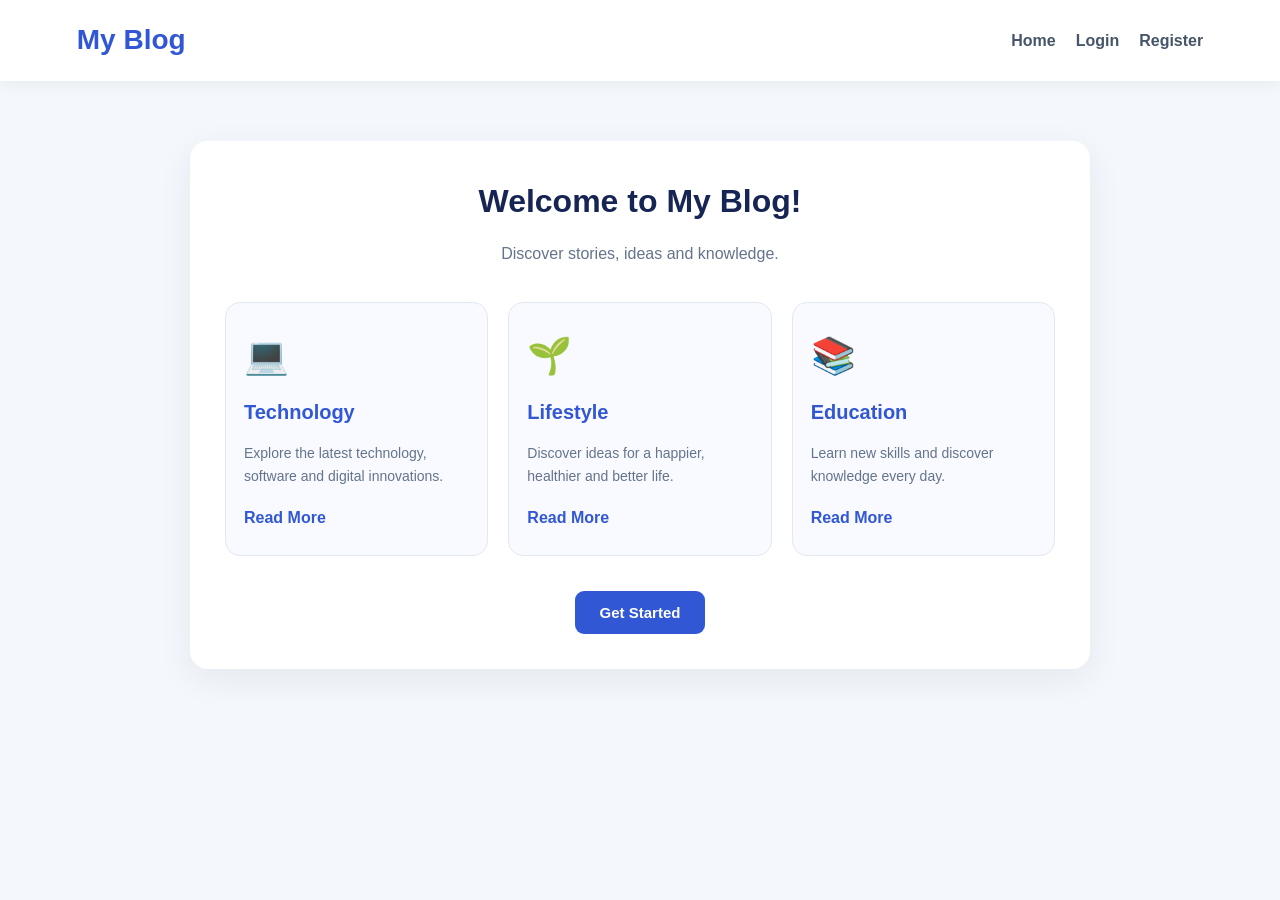
<file: index.html>
<!DOCTYPE html>
<html lang="en">
<head>
    <meta charset="UTF-8">
    <meta name="viewport" content="width=device-width, initial-scale=1.0">
    <title>My Blog Application</title>
    <link rel="stylesheet" href="style.css">
</head>
<body>

    <header>
        <h1>My Blog</h1>
        <nav>
            <a href="index.html">Home</a>
            <a href="#">Login</a>
            <a href="#">Register</a>
        </nav>
    </header>

    <main>
        
<h2>Welcome to My Blog!</h2>
<p>Discover stories, ideas and knowledge.</p>

<div class="blog-cards">

    <div class="blog-card">
        <div class="card-icon">💻</div>
        <h3>Technology</h3>
        <p>Explore the latest technology, software and digital innovations.</p>
        <a href="create-blog.html">Read More</a>
    </div>

    <div class="blog-card">
        <div class="card-icon">🌱</div>
        <h3>Lifestyle</h3>
        <p>Discover ideas for a happier, healthier and better life.</p>
        <a href="create-blog.html">Read More</a>
    </div>

    <div class="blog-card">
        <div class="card-icon">📚</div>
        <h3>Education</h3>
        <p>Learn new skills and discover knowledge every day.</p>
        <a href="create-blog.html">Read More</a>
    </div>

</div>

<button id="welcomeBtn">Get Started</button>

    </main>

    <script src="script.js"></script>
</body>
</html>
</file>
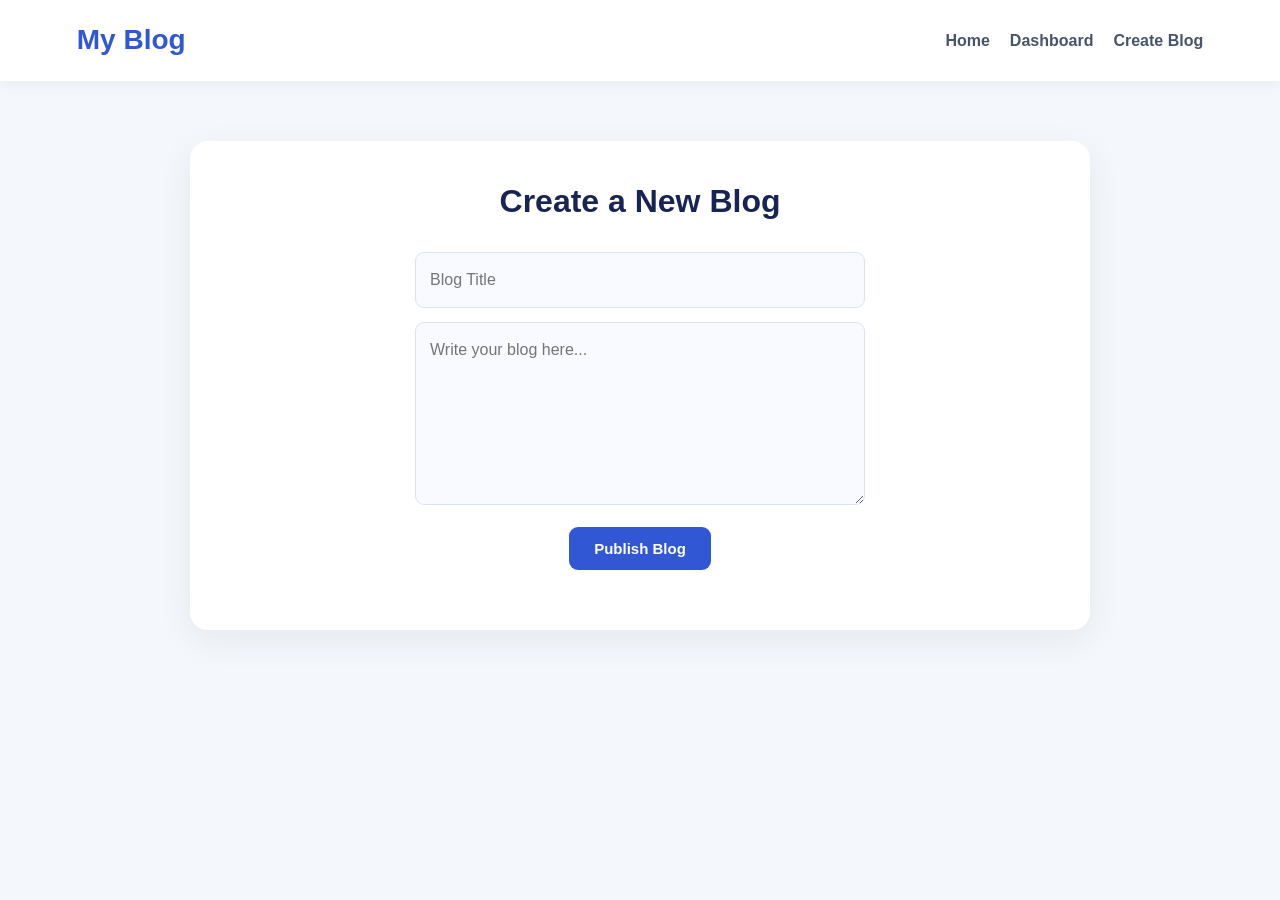
<file: create-blog.html>
<!DOCTYPE html>
<html lang="en">
<head>
    <meta charset="UTF-8">
    <meta name="viewport" content="width=device-width, initial-scale=1.0">
    <title>Create Blog - My Blog</title>
    <link rel="stylesheet" href="style.css">
</head>
<body>

    <header>
        <h1>My Blog</h1>
        <nav>
            <a href="index.html">Home</a>
            <a href="dashboard.html">Dashboard</a>
            <a href="create-blog.html">Create Blog</a>
        </nav>
    </header>

    <main>
        <h2>Create a New Blog</h2>

        <form id="blogForm">
            <p>
                <input type="text" id="blogTitle"
                    placeholder="Blog Title" required>
            </p>

            <p>
                <textarea id="blogContent"
                    placeholder="Write your blog here..."
                    rows="6" required></textarea>
            </p>

            <button type="submit">Publish Blog</button>
        </form>

        <p id="message"></p>
    </main>

    <script>
        const blogForm = document.getElementById("blogForm");
        const message = document.getElementById("message");

        blogForm.addEventListener("submit", function(event) {
            event.preventDefault();

            const title = document.getElementById("blogTitle").value.trim();
            const content = document.getElementById("blogContent").value.trim();

            if (!title || !content) {
                message.textContent = "Please fill in all fields.";
                return;
            }

            const blogs = JSON.parse(
                localStorage.getItem("myBlogs") || "[]"
            );

            blogs.push({
                title: title,
                content: content,
                date: new Date().toLocaleDateString()
            });

            localStorage.setItem("myBlogs", JSON.stringify(blogs));

            message.textContent = "Blog published successfully!";
            message.style.color = "green";

            blogForm.reset();
        });
    </script>

</body>
</html>
</file>
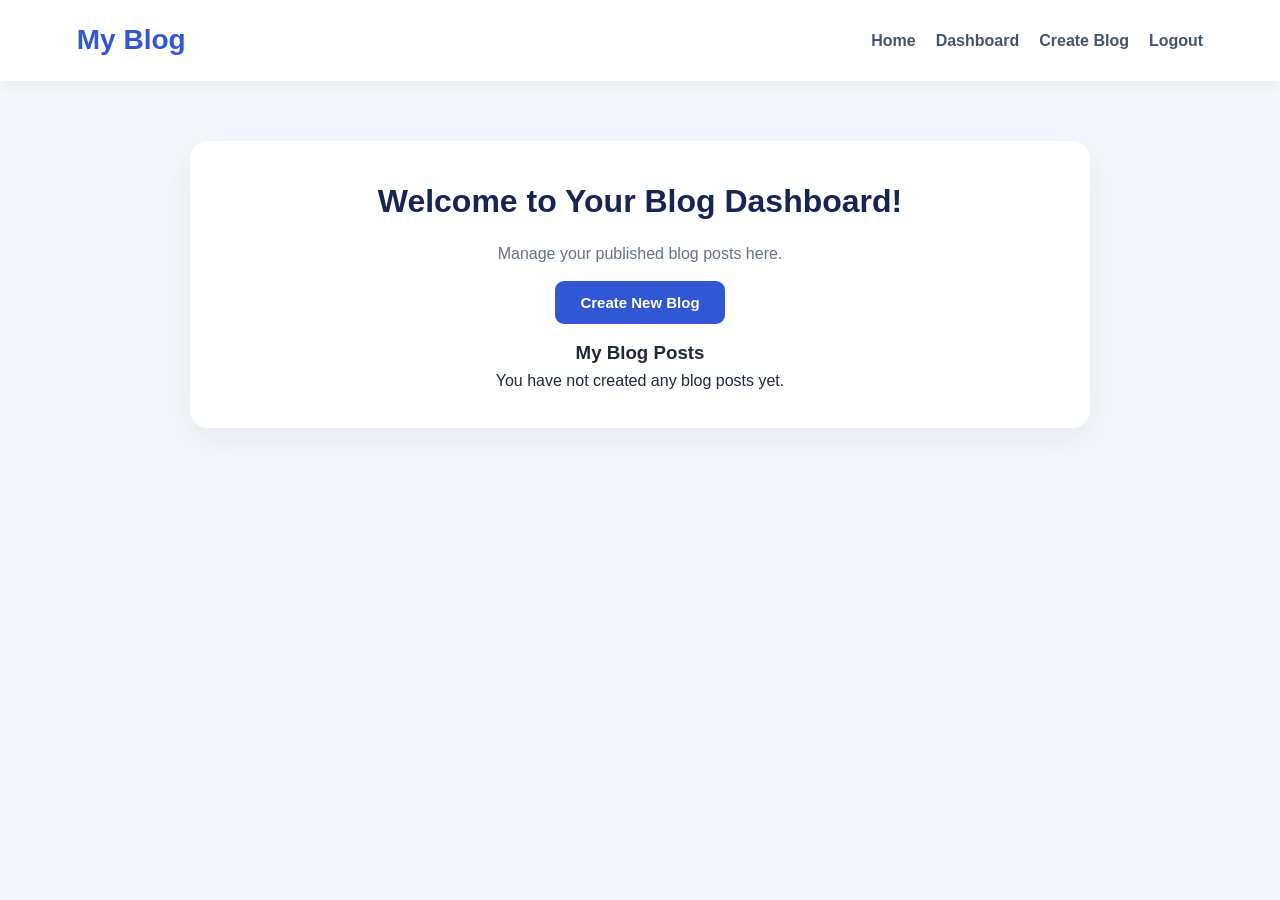
<file: dashboard.html>
<!DOCTYPE html>
<html lang="en">
<head>
    <meta charset="UTF-8">
    <meta name="viewport" content="width=device-width, initial-scale=1.0">
    <title>Dashboard - My Blog</title>
    <link rel="stylesheet" href="style.css">
</head>
<body>

    <header>
        <h1>My Blog</h1>
        <nav>
            <a href="index.html">Home</a>
            <a href="dashboard.html">Dashboard</a>
            <a href="create-blog.html">Create Blog</a>
            <a href="login.html">Logout</a>
        </nav>
    </header>

    <main>
        <h2>Welcome to Your Blog Dashboard!</h2>
        <p>Manage your published blog posts here.</p>

        <p>
            <a href="create-blog.html">
                <button type="button">Create New Blog</button>
            </a>
        </p>

        <section>
            <h3>My Blog Posts</h3>
            <div id="blogList"></div>
        </section>
    </main>

    <script>
        const blogList = document.getElementById("blogList");

        function displayBlogs() {
            blogList.innerHTML = "";

            const blogs = JSON.parse(
                localStorage.getItem("myBlogs") || "[]"
            );

            if (blogs.length === 0) {
                blogList.textContent =
                    "You have not created any blog posts yet.";
                return;
            }

            blogs.forEach(function(blog, index) {
                const article = document.createElement("article");

                article.style.textAlign = "left";
                article.style.padding = "20px";
                article.style.margin = "20px 0";
                article.style.border = "1px solid #dbe3f0";
                article.style.borderRadius = "10px";

                const heading = document.createElement("h3");
                heading.textContent = blog.title;

                const content = document.createElement("p");
                content.textContent = blog.content;
                content.style.margin = "12px 0";

                const date = document.createElement("p");
                date.textContent = "Published: " + (blog.date || "");

                const editButton = document.createElement("button");
                editButton.textContent = "Edit Blog";
                editButton.style.marginRight = "10px";

                const deleteButton = document.createElement("button");
                deleteButton.textContent = "Delete Blog";
                deleteButton.style.backgroundColor = "#dc2626";

                editButton.addEventListener("click", function() {
                    showEditForm(article, index, blog);
                });

                deleteButton.addEventListener("click", function() {
                    if (confirm("Are you sure you want to delete this blog?")) {
                        const savedBlogs = JSON.parse(
                            localStorage.getItem("myBlogs") || "[]"
                        );

                        savedBlogs.splice(index, 1);

                        localStorage.setItem(
                            "myBlogs",
                            JSON.stringify(savedBlogs)
                        );

                        displayBlogs();
                    }
                });

                article.appendChild(heading);
                article.appendChild(content);
                article.appendChild(date);
                article.appendChild(document.createElement("br"));
                article.appendChild(editButton);
                article.appendChild(deleteButton);

                blogList.appendChild(article);
            });
        }

        function showEditForm(article, index, blog) {
            article.innerHTML = "";

            const heading = document.createElement("h3");
            heading.textContent = "Edit Blog";

            const titleInput = document.createElement("input");
            titleInput.type = "text";
            titleInput.value = blog.title;
            titleInput.placeholder = "Blog Title";
            titleInput.required = true;
            titleInput.style.margin = "12px 0";

            const contentInput = document.createElement("textarea");
            contentInput.value = blog.content;
            contentInput.placeholder = "Write your blog here...";
            contentInput.rows = 6;
            contentInput.required = true;
            contentInput.style.margin = "12px 0";

            const saveButton = document.createElement("button");
            saveButton.textContent = "Save Changes";

            const cancelButton = document.createElement("button");
            cancelButton.textContent = "Cancel";
            cancelButton.type = "button";
            cancelButton.style.backgroundColor = "#64748b";
            cancelButton.style.marginLeft = "10px";

            saveButton.addEventListener("click", function() {
                const newTitle = titleInput.value.trim();
                const newContent = contentInput.value.trim();

                if (!newTitle || !newContent) {
                    alert("Please enter both title and content.");
                    return;
                }

                const savedBlogs = JSON.parse(
                    localStorage.getItem("myBlogs") || "[]"
                );

                if (!savedBlogs[index]) {
                    alert("Blog not found. Please refresh the page.");
                    displayBlogs();
                    return;
                }

                savedBlogs[index].title = newTitle;
                savedBlogs[index].content = newContent;

                localStorage.setItem(
                    "myBlogs",
                    JSON.stringify(savedBlogs)
                );

                alert("Blog updated successfully!");
                displayBlogs();
            });

            cancelButton.addEventListener("click", function() {
                displayBlogs();
            });

            article.appendChild(heading);
            article.appendChild(titleInput);
            article.appendChild(contentInput);
            article.appendChild(document.createElement("br"));
            article.appendChild(saveButton);
            article.appendChild(cancelButton);
        }

        displayBlogs();
    </script>

</body>
</html>
</file>
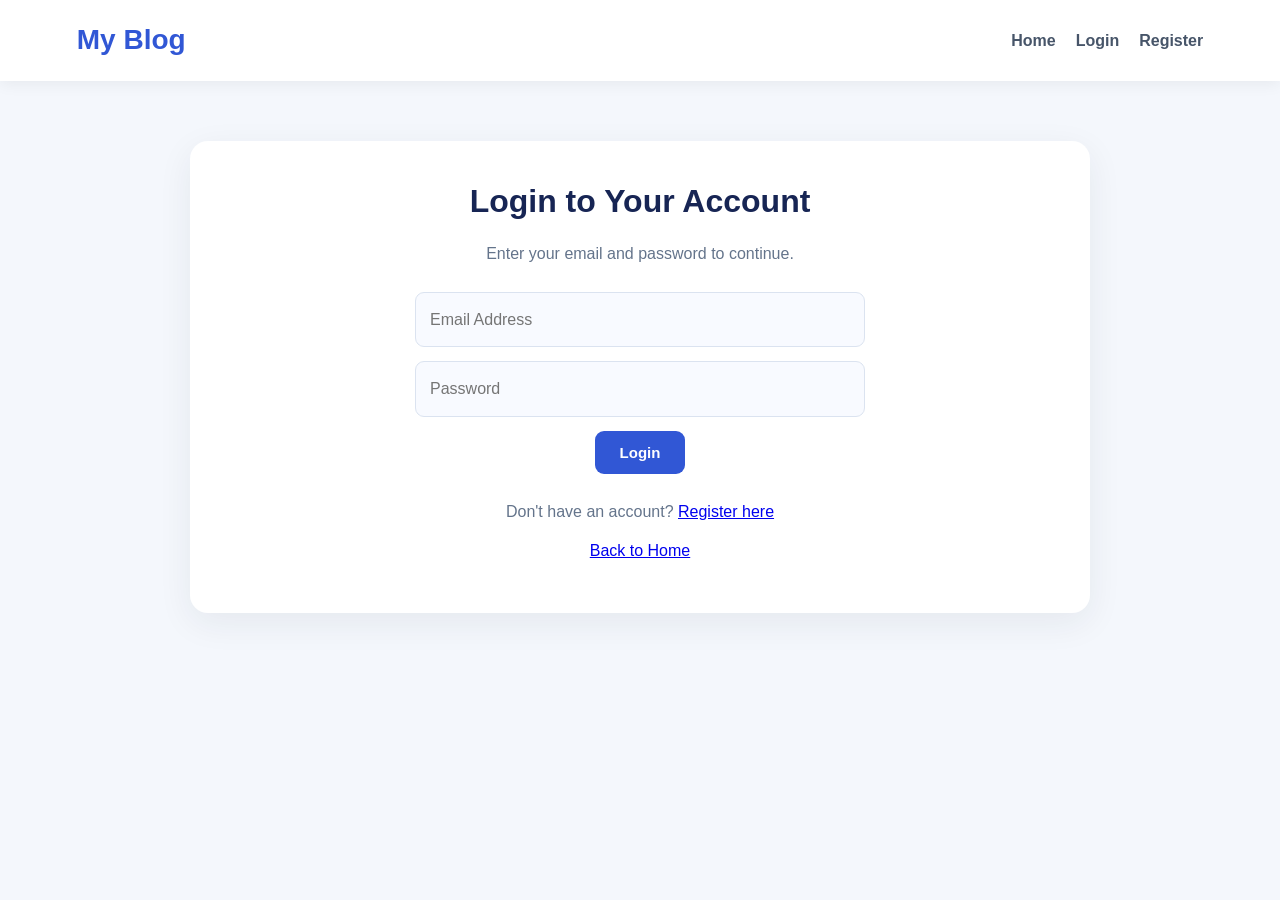
<file: login.html>
<!DOCTYPE html>
<html lang="en">
<head>
    <meta charset="UTF-8">
    <meta name="viewport" content="width=device-width, initial-scale=1.0">
    <title>Login - My Blog</title>
    <link rel="stylesheet" href="style.css">
</head>
<body>

    <header>
        <h1>My Blog</h1>

        <nav>
            <a href="index.html">Home</a>
            <a href="login.html">Login</a>
            <a href="register.html">Register</a>
        </nav>
    </header>

    <main>
        <h2>Login to Your Account</h2>

        <p>Enter your email and password to continue.</p>

        <form id="loginForm">
            <p>
                <input
                    type="email"
                    id="email"
                    placeholder="Email Address"
                    required
                >
            </p>

            <p>
                <input
                    type="password"
                    id="password"
                    placeholder="Password"
                    required
                >
            </p>

            <button type="submit">Login</button>
        </form>

        <p>
            Don't have an account?
            <a href="register.html">Register here</a>
        </p>

        <p>
            <a href="index.html">Back to Home</a>
        </p>
    </main>

    <script>
        document.getElementById("loginForm").addEventListener("submit", function(event) {
            event.preventDefault();

            window.location.href = "dashboard.html";
        });
    </script>

</body>
</html>
</file>
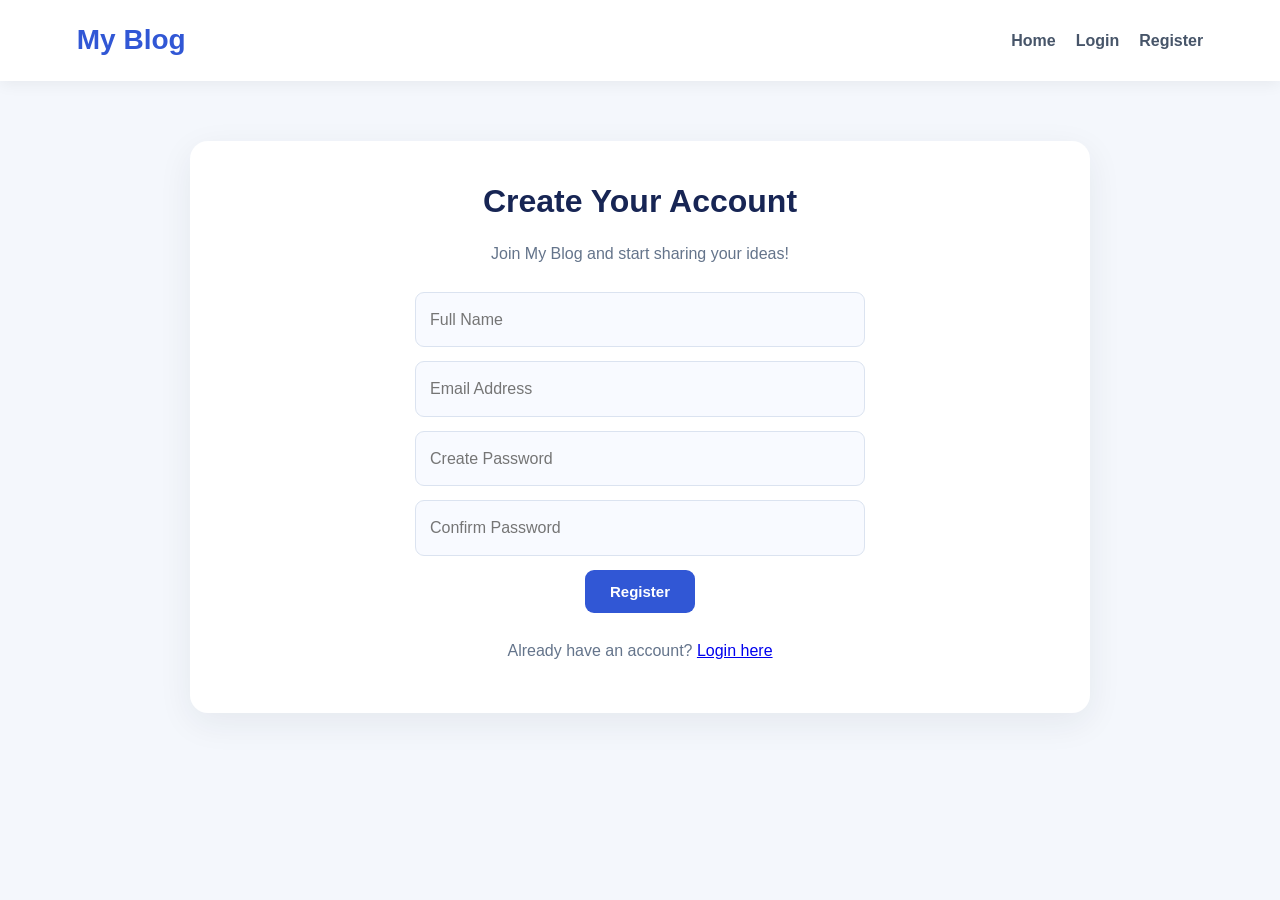
<file: register.html>
<!DOCTYPE html>
<html lang="en">
<head>
    <meta charset="UTF-8">
    <meta name="viewport" content="width=device-width, initial-scale=1.0">
    <title>Register - My Blog</title>
    <link rel="stylesheet" href="style.css">
</head>
<body>

    <header>
        <h1>My Blog</h1>
        <nav>
            <a href="index.html">Home</a>
            <a href="login.html">Login</a>
            <a href="register.html">Register</a>
        </nav>
    </header>

    <main>
        <h2>Create Your Account</h2>
        <p>Join My Blog and start sharing your ideas!</p>

        <form id="registerForm">
            <p>
                <input
                    type="text"
                    id="name"
                    placeholder="Full Name"
                    required
                >
            </p>

            <p>
                <input
                    type="email"
                    id="email"
                    placeholder="Email Address"
                    required
                >
            </p>

            <p>
                <input
                    type="password"
                    id="password"
                    placeholder="Create Password"
                    minlength="6"
                    required
                >
            </p>

            <p>
                <input
                    type="password"
                    id="confirmPassword"
                    placeholder="Confirm Password"
                    minlength="6"
                    required
                >
            </p>

            <button type="submit">Register</button>
        </form>

        <p id="message"></p>

        <p>
            Already have an account?
            <a href="login.html">Login here</a>
        </p>
    </main>

    <script>
        const registerForm = document.getElementById("registerForm");
        const message = document.getElementById("message");

        registerForm.addEventListener("submit", function(event) {
            event.preventDefault();

            const name = document.getElementById("name").value.trim();
            const email = document.getElementById("email").value.trim();
            const password = document.getElementById("password").value;
            const confirmPassword =
                document.getElementById("confirmPassword").value;

            if (password !== confirmPassword) {
                message.textContent = "Passwords do not match!";
                message.style.color = "red";
                return;
            }

            const user = {
                name: name,
                email: email,
                password: password
            };

            localStorage.setItem("myBlogUser", JSON.stringify(user));

            message.textContent =
                "Registration successful! Please login.";
            message.style.color = "green";

            registerForm.reset();
        });
    </script>

</body>
</html>
</file>
<file: style.css>
* {
    box-sizing: border-box;
    margin: 0;
    padding: 0;
}

body {
    font-family: Arial, sans-serif;
    background: #f4f7fc;
    color: #1e293b;
    line-height: 1.6;
}

header {
    background: white;
    color: #1e293b;
    padding: 18px 6%;
    display: flex;
    justify-content: space-between;
    align-items: center;
    gap: 18px;
    flex-wrap: wrap;
    box-shadow: 0 3px 15px rgba(0, 0, 0, 0.06);
}

header h1 {
    color: #3157d5;
    font-size: 28px;
}

nav {
    display: flex;
    gap: 20px;
    flex-wrap: wrap;
}

nav a {
    color: #475569;
    text-decoration: none;
    font-weight: bold;
}

nav a:hover {
    color: #3157d5;
}

main {
    width: 90%;
    max-width: 900px;
    margin: 60px auto;
    padding: 35px;
    background: white;
    border-radius: 18px;
    text-align: center;
    box-shadow: 0 10px 35px rgba(30, 41, 59, 0.07);
}

main h2 {
    color: #172554;
    font-size: 32px;
    margin-bottom: 14px;
}

main p {
    color: #64748b;
    margin: 14px 0;
}

button {
    background: #3157d5;
    color: white;
    padding: 13px 25px;
    border: none;
    border-radius: 9px;
    font-size: 15px;
    font-weight: bold;
    cursor: pointer;
}

button:hover {
    background: #2444b5;
}

form {
    width: 100%;
    max-width: 450px;
    margin: 25px auto;
}

input,
textarea {
    width: 100%;
    padding: 14px;
    border: 1px solid #dbe3f0;
    border-radius: 9px;
    font: inherit;
    background: #f8faff;
}

input:focus,
textarea:focus {
    outline: 2px solid #3157d5;
}

textarea {
    resize: vertical;
}

@media (max-width: 600px) {
    header {
        flex-direction: column;
        padding: 18px;
    }

    nav {
        justify-content: center;
        gap: 12px;
    }

    main {
        margin: 30px auto;
        padding: 25px 18px;
    }

    main h2 {
        font-size: 26px;
    }
}

/* Home page blog cards */
.blog-cards {
    display: grid;
    grid-template-columns: repeat(3, minmax(0, 1fr));
    gap: 20px;
    margin: 35px 0;
    text-align: left;
}

.blog-card {
    background: #f8faff;
    padding: 24px 18px;
    border: 1px solid #e2e8f0;
    border-radius: 15px;
    transition: transform 0.3s, box-shadow 0.3s;
}

.blog-card:hover {
    transform: translateY(-5px);
    box-shadow: 0 10px 25px rgba(49, 87, 213, 0.12);
}

.card-icon {
    font-size: 36px;
    margin-bottom: 12px;
}

.blog-card h3 {
    color: #3157d5;
    margin-bottom: 10px;
    font-size: 20px;
}

.blog-card p {
    color: #64748b;
    font-size: 14px;
    margin-bottom: 18px;
}

.blog-card a {
    color: #3157d5;
    font-weight: bold;
    text-decoration: none;
}

.blog-card a:hover {
    text-decoration: underline;
}

@media (max-width: 700px) {
    .blog-cards {
        grid-template-columns: 1fr;
    }
}
</file>
